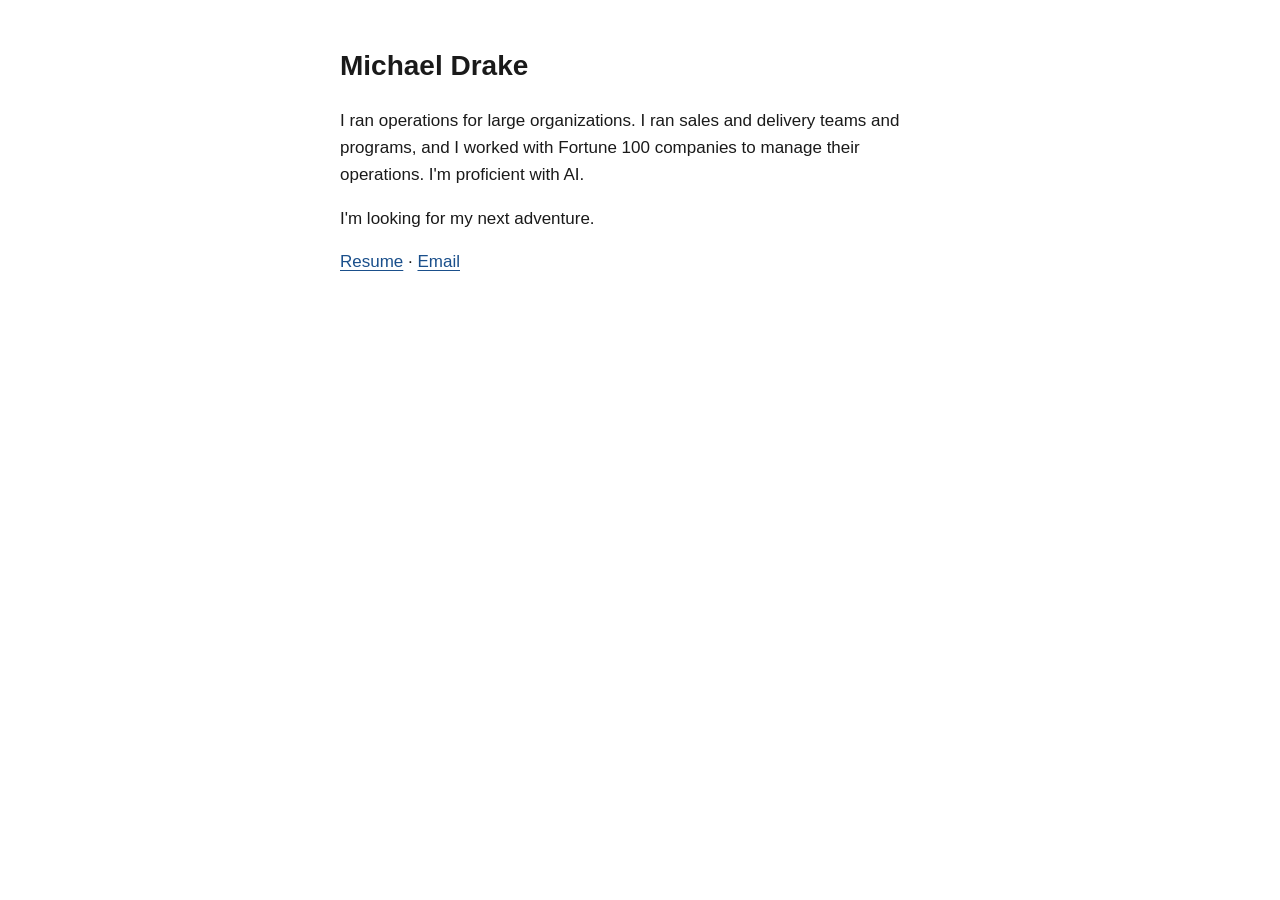
<file: index.html>
<!doctype html>
<html lang="en">
<head>
<meta charset="utf-8">
<meta name="viewport" content="width=device-width, initial-scale=1">
<meta http-equiv="Content-Security-Policy" content="default-src 'none'; style-src 'self'; base-uri 'none'; form-action 'none'">
<meta name="referrer" content="no-referrer">
<title>Michael Drake</title>
<link rel="stylesheet" href="style.css">
</head>
<body>
<main>
<h1>Michael Drake</h1>

<p>I ran operations for large organizations. I ran sales and delivery teams and programs, and I worked with Fortune 100 companies to manage their operations. I'm proficient with AI.</p>

<p>I'm looking for my next adventure.</p>

<p class="links"><a href="resume/">Resume</a> · <a href="mailto:michael@michael-drake.com">Email</a></p>
</main>
</body>
</html>
</file>
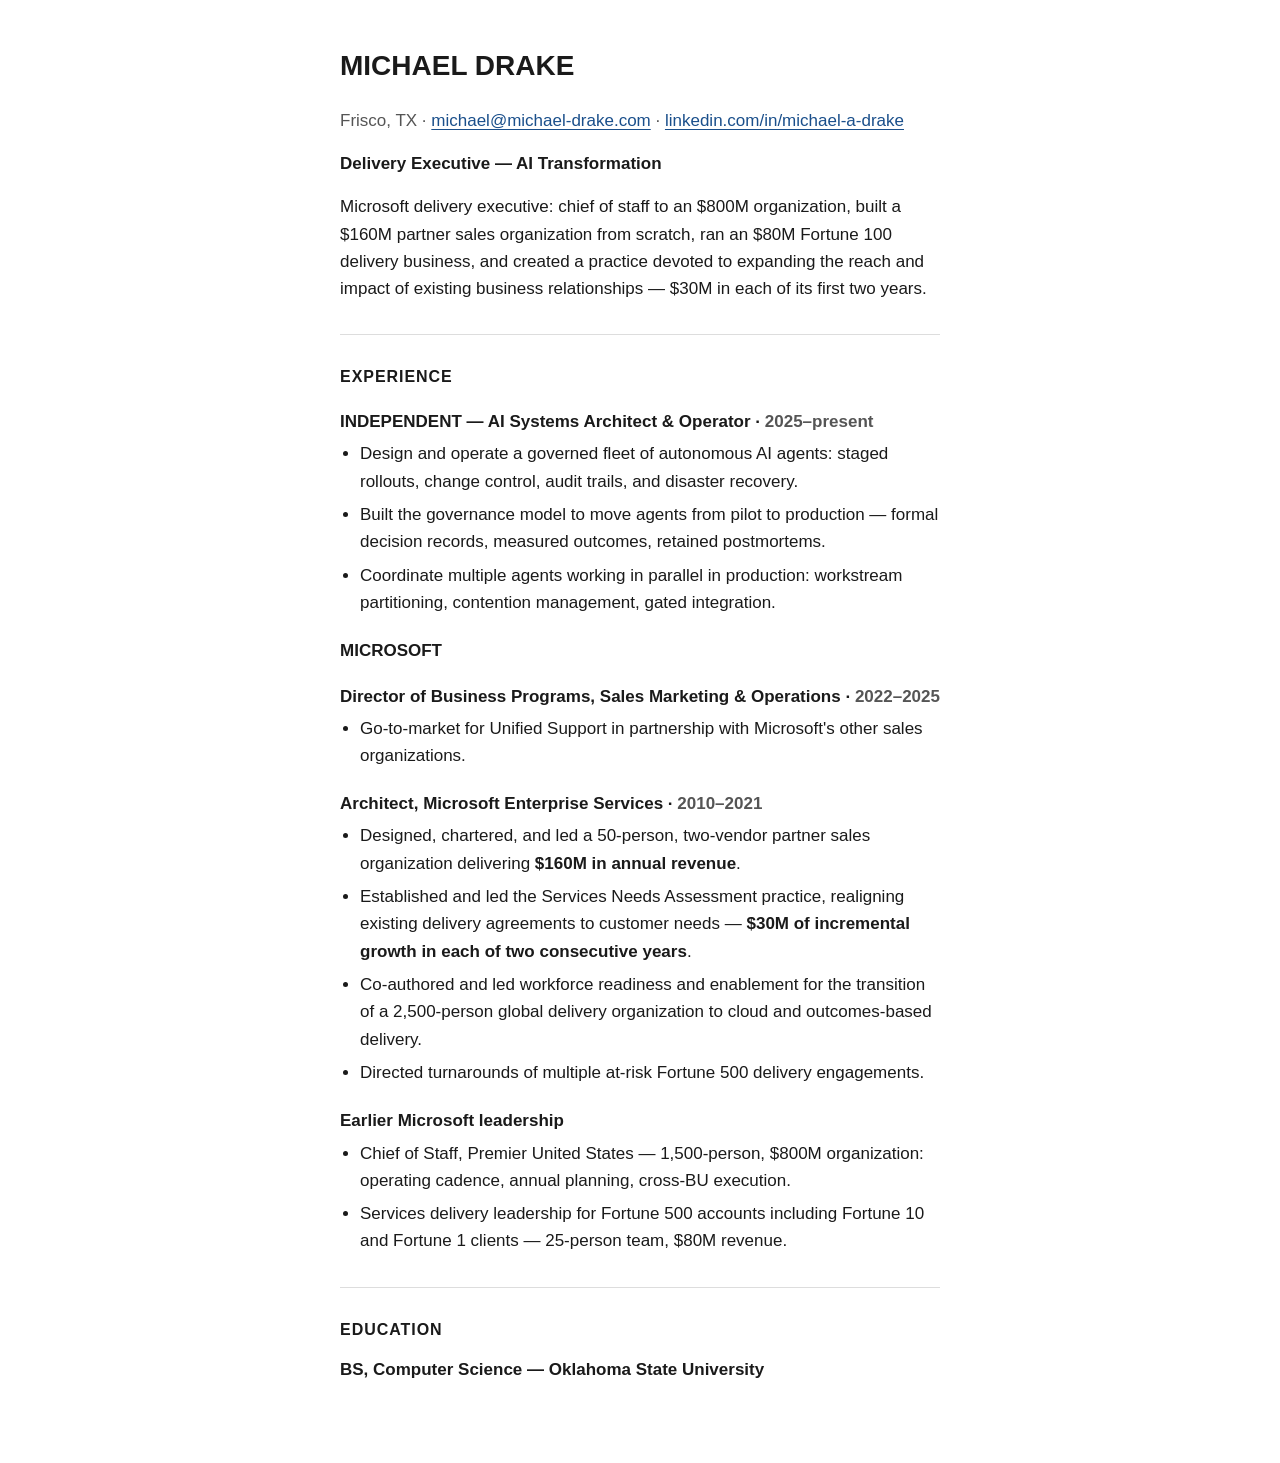
<file: resume/index.html>
<!doctype html>
<html lang="en">
<head>
<meta charset="utf-8">
<meta name="viewport" content="width=device-width, initial-scale=1">
<meta http-equiv="Content-Security-Policy" content="default-src 'none'; style-src 'self'; base-uri 'none'; form-action 'none'">
<meta name="referrer" content="no-referrer">
<title>Resume · Michael Drake</title>
<link rel="stylesheet" href="../style.css">
</head>
<body>
<main>
<h1><a href="../">MICHAEL DRAKE</a></h1>

<p class="contact">Frisco, TX · <a href="mailto:michael@michael-drake.com">michael@michael-drake.com</a> · <a href="https://www.linkedin.com/in/michael-a-drake">linkedin.com/in/michael-a-drake</a></p>

<p><strong>Delivery Executive — AI Transformation</strong></p>

<p>Microsoft delivery executive: chief of staff to an $800M organization, built a $160M partner sales organization from scratch, ran an $80M Fortune 100 delivery business, and created a practice devoted to expanding the reach and impact of existing business relationships — $30M in each of its first two years.</p>

<hr>

<h2>EXPERIENCE</h2>

<h3>INDEPENDENT — AI Systems Architect &amp; Operator · <span class="when">2025–present</span></h3>
<ul>
<li>Design and operate a governed fleet of autonomous AI agents: staged rollouts, change control, audit trails, and disaster recovery.</li>
<li>Built the governance model to move agents from pilot to production — formal decision records, measured outcomes, retained postmortems.</li>
<li>Coordinate multiple agents working in parallel in production: workstream partitioning, contention management, gated integration.</li>
</ul>

<h3>MICROSOFT</h3>

<h3>Director of Business Programs, Sales Marketing &amp; Operations · <span class="when">2022–2025</span></h3>
<ul>
<li>Go-to-market for Unified Support in partnership with Microsoft's other sales organizations.</li>
</ul>

<h3>Architect, Microsoft Enterprise Services · <span class="when">2010–2021</span></h3>
<ul>
<li>Designed, chartered, and led a 50-person, two-vendor partner sales organization delivering <strong>$160M in annual revenue</strong>.</li>
<li>Established and led the Services Needs Assessment practice, realigning existing delivery agreements to customer needs — <strong>$30M of incremental growth in each of two consecutive years</strong>.</li>
<li>Co-authored and led workforce readiness and enablement for the transition of a 2,500-person global delivery organization to cloud and outcomes-based delivery.</li>
<li>Directed turnarounds of multiple at-risk Fortune 500 delivery engagements.</li>
</ul>

<h3>Earlier Microsoft leadership</h3>
<ul>
<li>Chief of Staff, Premier United States — 1,500-person, $800M organization: operating cadence, annual planning, cross-BU execution.</li>
<li>Services delivery leadership for Fortune 500 accounts including Fortune 10 and Fortune 1 clients — 25-person team, $80M revenue.</li>
</ul>

<hr>

<h2>EDUCATION</h2>

<p><strong>BS, Computer Science — Oklahoma State University</strong></p>
</main>
</body>
</html>
</file>
<file: style.css>
:root {
  color-scheme: light dark;
  --bg: #ffffff;
  --fg: #1a1a1a;
  --muted: #555555;
  --rule: #dddddd;
  --link: #1a4f8b;
}

@media (prefers-color-scheme: dark) {
  :root {
    --bg: #161616;
    --fg: #e6e6e6;
    --muted: #a6a6a6;
    --rule: #333333;
    --link: #8ab4e8;
  }
}

* { box-sizing: border-box; }

html {
  -webkit-text-size-adjust: 100%;
  text-size-adjust: 100%;
}

body {
  margin: 0;
  background: var(--bg);
  color: var(--fg);
  font-family: -apple-system, BlinkMacSystemFont, "Segoe UI", Roboto, "Helvetica Neue", Arial, sans-serif;
  font-size: 1.0625rem;
  line-height: 1.6;
}

main {
  max-width: 40rem;
  margin: 0 auto;
  padding: 3rem 1.25rem 4rem;
}

h1, h2, h3 { line-height: 1.25; }

h1 { font-size: 1.75rem; margin: 0 0 1.5rem; }
h2 { font-size: 1rem; letter-spacing: 0.06em; margin: 2rem 0 1rem; }
h3 { font-size: 1.0625rem; margin: 1.5rem 0 0.5rem; }

p { margin: 0 0 1rem; }

ul { margin: 0 0 1rem; padding-left: 1.25rem; }
li { margin-bottom: 0.4rem; }

a { color: var(--link); text-underline-offset: 0.15em; }
h1 a { color: inherit; text-decoration: none; }

hr {
  border: 0;
  border-top: 1px solid var(--rule);
  margin: 2rem 0;
}

.contact { color: var(--muted); }
.contact a { overflow-wrap: anywhere; }

.when { color: var(--muted); white-space: nowrap; }
</file>
